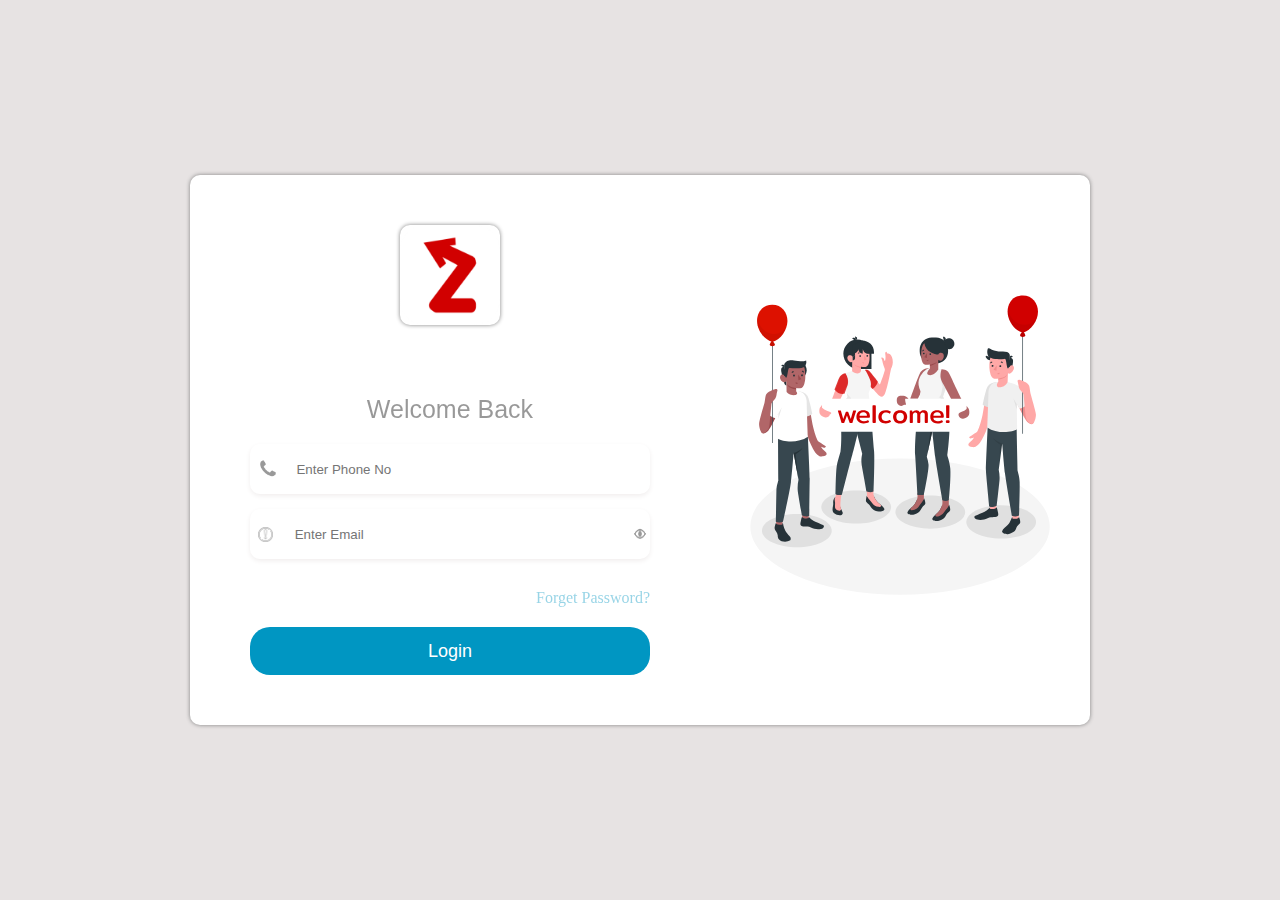
<file: izigo/index.html>
<!DOCTYPE html>
<html lang="en">
<head>
    <meta charset="UTF-8">
    <meta http-equiv="X-UA-Compatible" content="IE=edge">
    <meta name="viewport" content="width=device-width, initial-scale=1.0">
    <link rel="shortcut icon" href="./image/logo.png" type="image/x-icon">
    <title>IZIGO</title>
    <link rel="stylesheet" href="style.css"/>
</head>
<body>
 <div class="container">
    <div class="wrapper">
        <div class="side1">
            <img src="./image/logo.png" class="logo">
            <h4 class="welcome">Welcome Back</h4>
            <form class="form">
                <div class="imageinputwrapper1"> 
                    <img src="./image/phone image.webp" class="phone"/><input type="number" placeholder="Enter Phone No" class="number" required/>
                </div>
                <div class="imageinputwrapper2">
                    <img src="./image/caution.png" class="caution"/>
                    <input type="password" placeholder="Enter Email" required/>
                    <img src="./bettereye.png" class="eye"/>
                </div>
            </form>
            <div class="text"> Forget Password? </div>
            <a href="404 Page">Login</a>
        </div>
        <div class="side2">
            <img src="./image/login-bg.svg"/ class="pics">
        </div>

    </div>













 </div>

    
</body>
</html>
</file>
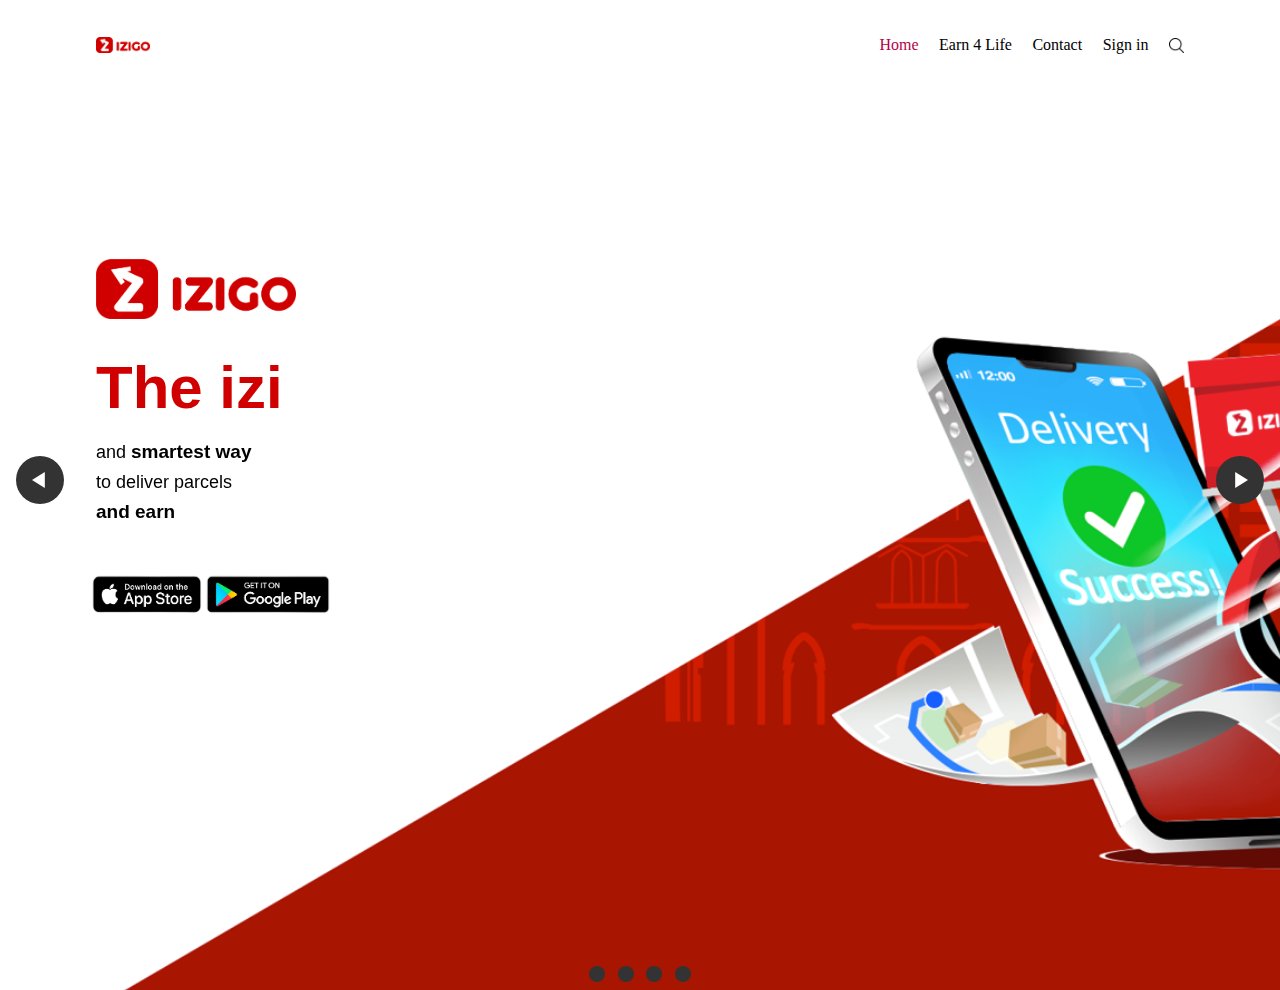
<file: car.html>
<!DOCTYPE html>
<html lang="en">
<head>
    <meta charset="UTF-8">
    <meta http-equiv="X-UA-Compatible" content="IE=edge">
    <meta name="viewport" content="width=device-width, initial-scale=1.0">
    <title>Document</title>
    <link rel="stylesheet" href="car.css">
    <link rel="stylesheet" href="izigoHome.css">
</head>
<body 

     

+

  <!-- Header -->

  <div class="header">
    <div class="head">
        <div class="logo">
            <img src="./images/Izigo RED.png" alt="" class="img">
        </div>
        <div class="navs">
            <div class="nav" style="color: #b80244;">Home</div>
            <div class="nav">Earn 4 Life</div>
            <div class="nav">Contact</div>
            <div class="nav">Sign in</div>
            <img src="./images/search.png" alt="" class="search">
        </div>
    </div>
</div>
        <div class="container" style="width: 100%; height: 110vh;">

            <section class="carousel" aria-label="Gallery">
                <ol class="carousel__viewport">
                  <li id="carousel__slide1"
                      tabindex="0"
                      class="carousel__slide">
                      <div class="car1">
                          <div class="hold">
                              <div class="the">
                                  <img src="./images/Izigo RED.png" alt="" class="icon">
              
                                  <div class="izi">The izi</div>
                                  <div class="words">and <span style="font-weight: bolder; font-size: 19px; font-family:'Segoe UI', Tahoma, Geneva, Verdana, sans-serif">smartest way</span><br/> to deliver parcels<br/> <span style="font-weight: bolder; font-size: 19px; font-family:'Segoe UI', Tahoma, Geneva, Verdana, sans-serif">and earn</span></div>
              
                                  <div class="store">
                                      <img src="./images/appstore.png" alt="" class="google">
                                      <img src="./images/playstore.png" alt="" class="google">
                                  </div>
                              </div>
                          </div>
                      </div>
                    <div class="carousel__snapper">
                      <a href="#carousel__slide4"
                         class="carousel__prev"></a>
                      <a href="#carousel__slide2"
                         class="carousel__next"></a>
                    </div>
                  </li>
                  <li id="carousel__slide2"
                      tabindex="0"
                      class="carousel__slide">
                      <div class="car2">
                          <div class="hold">
                              <div class="the">
                                  <img src="./images/Izigo WHITE.png" alt="" class="icon">
              
                                  <div class="izi" style="color: white; font-size: 50px;">Refer Once<br/> Earn for Life,</div>
              
                                  <div class="words">Join the izigo <span style="font-weight: bolder; font-size: 19px; font-family:'Segoe UI', Tahoma, Geneva, Verdana, sans-serif;">Earn4Life</span> community<br/> and start earning the<span style="font-weight: bolder; font-size: 19px;  font-family:'Segoe UI', Tahoma, Geneva, Verdana, sans-serif"> izi</span> passive<br/> income.</div>
              
                                 <button> <a href="" class="but">Learn More</a> </button>
                              </div>
                          </div>
                      </div>
                    <div class="carousel__snapper"></div>
                    <a href="#carousel__slide1"
                       class="carousel__prev"></a>
                    <a href="#carousel__slide3"
                       class="carousel__next"></a>
                  </li>
                  <li id="carousel__slide3"
                      tabindex="0"
                      class="carousel__slide">
                      <div class="car3 fade">
                          <div class="hold">
                              <div class="the">
                                  <img src="./images/Izigo WHITE.png" alt="" class="icon">
              
                                  <div class="izi" style="color: white; font-size: 25px; line-height: 50px;">Get a delivery Rider<br/><span style="color: white; font-size: 70px;">in minutes,</span></div>
              
                                  <div class="words"><span style="font-weight: bolder; font-size: 19px;">Pick your Distance <br/> Request a Rider, and<br/> Track your Parcel.</span> </div>
              
                                 <button> <a href="" class="but">Learn More</a> </button>
                              </div>
                          </div>
                      </div>
                    <div class="carousel__snapper"></div>
                    <a href="#carousel__slide2"
                       class="carousel__prev"></a>
                    <a href="#carousel__slide4"
                       class="carousel__next">
                    </a>
                  </li>
                  <li id="carousel__slide4"
                      tabindex="0"
                      class="carousel__slide">
                      <div class="car1 fade active">
                          <div class="hold">
                              <div class="the">
                                  <img src="./images/Izigo RED.png" alt="" class="icon">
              
                                  <div class="izi">The izi
                                  <div class="words">and <span style="font-weight: bolder; font-size: 19px; font-family:'Segoe UI', Tahoma, Geneva, Verdana, sans-serif">smartest way</span><br/> to deliver parcels<br/> <span style="font-weight: bolder; font-size: 19px; font-family:'Segoe UI', Tahoma, Geneva, Verdana, sans-serif">and earn</span></div>
              
                                  <div class="store">
                                      <img src="./images/appstore.png" alt="" class="google">
                                      <img src="./images/playstore.png" alt="" class="google">
                                  </div>
                              </div>
                          </div>
                      </div>
                      </div>
                    <div class="carousel__snapper"></div>
                    <a href="#carousel__slide3"
                       class="carousel__prev"></a>
                    <a href="#carousel__slide1"
                       class="carousel__next"></a>
                  </li>
                </ol>
                <aside class="carousel__navigation">
                  <ol class="carousel__navigation-list">
                    <li class="carousel__navigation-item">
                      <a href="#carousel__slide1"
                         class="carousel__navigation-button"></a>
                    </li>
                    <li class="carousel__navigation-item">
                      <a href="#carousel__slide2"
                         class="carousel__navigation-button"></a>
                    </li>
                    <li class="carousel__navigation-item">
                      <a href="#carousel__slide3"
                         class="carousel__navigation-button"></a>
                    </li>
                    <li class="carousel__navigation-item">
                      <a href="#carousel__slide4"
                         class="carousel__navigation-button"></a>
                    </li>
                  </ol>
                </aside>
              </section>

        </div>

    
</body>
</html>
</file>
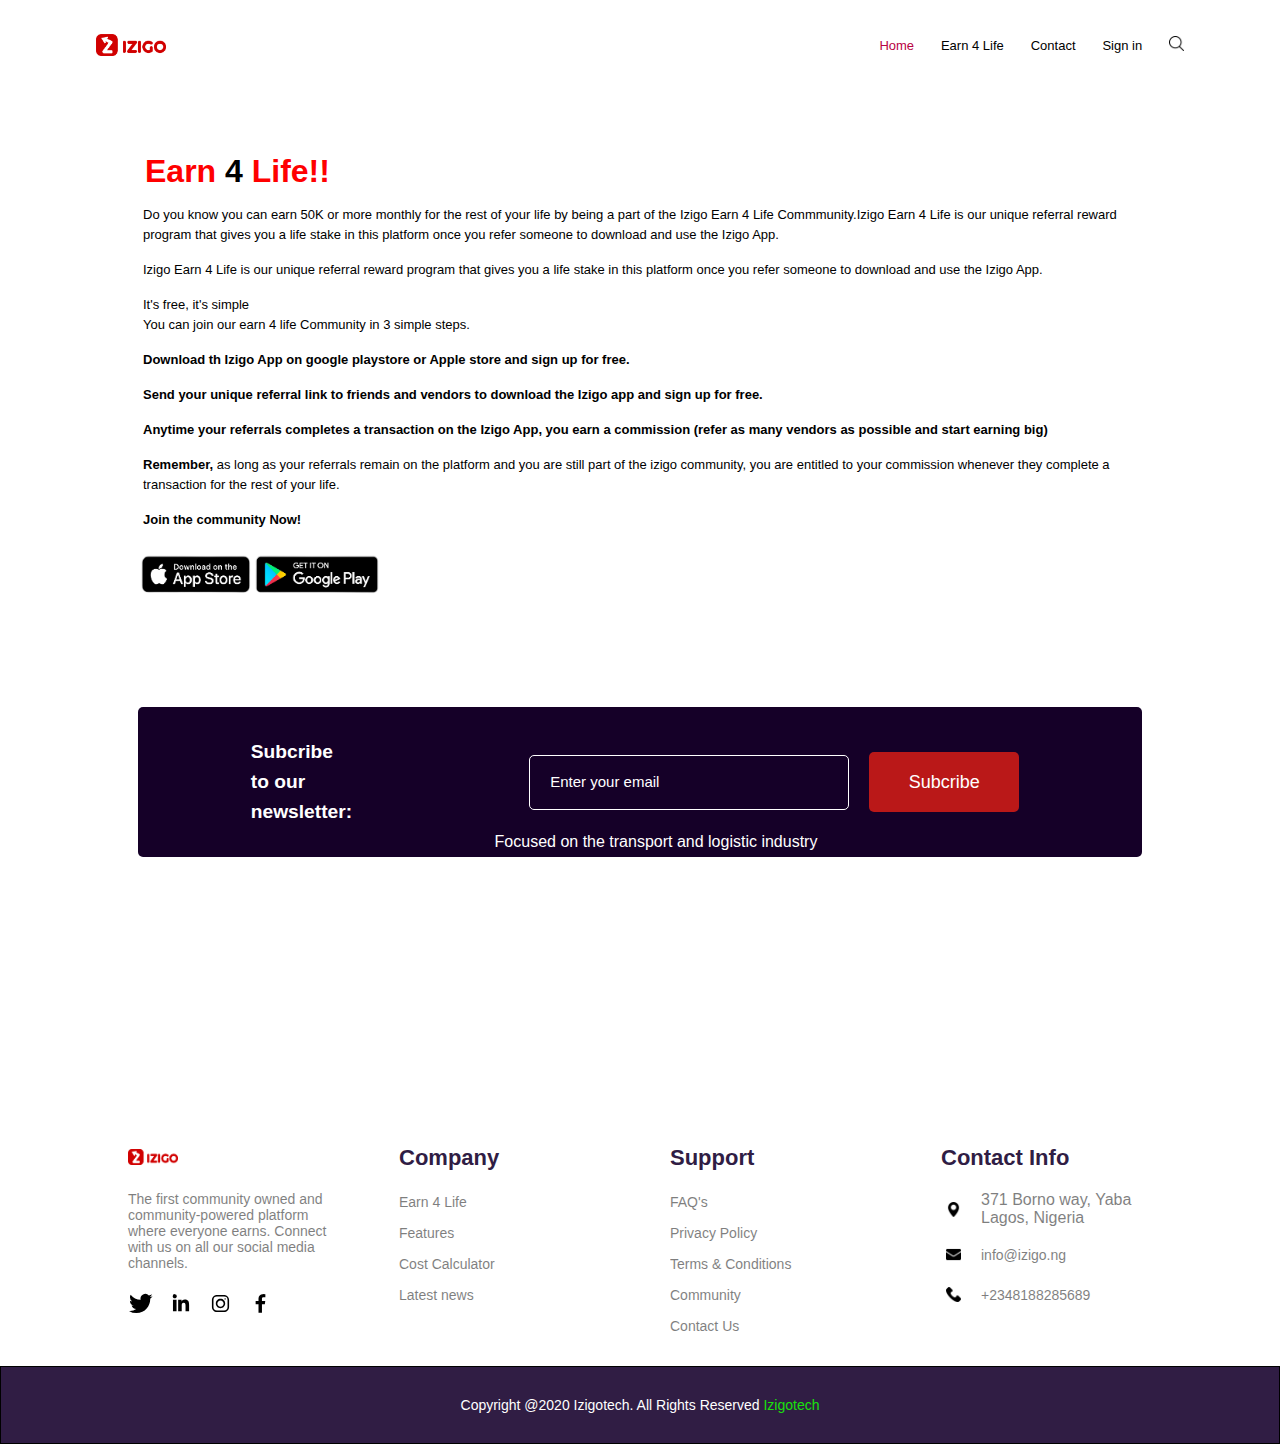
<file: izigo-earn-life.html>
<!DOCTYPE html>
<html lang="en">
<head>
    <meta charset="UTF-8">
    <meta http-equiv="X-UA-Compatible" content="IE=edge">
    <meta name="viewport" content="width=device-width, initial-scale=1.0">
    <title>Izigo Earn for life</title>
    <link rel="stylesheet" href="./izigo-earn-for-life.css">
    <link rel="stylesheet" href="izigoHome.css">
    <link rel="stylesheet" href="./izigo/assets/signup.css">
</head>
<body>

     <!-- Header -->

     <div class="header" style="position: relative;">
        <div class="head">
            <div class="logo">
                <img src="./images/Izigo RED.png" alt="" class="img">
            </div>
            <div class="navs">
                <a href="./izigoHome.html" class="nav1" style="color: #b80244;">Home</a>
                <a href="./izigo-earn-life.html"  class="nav1">Earn 4 Life</a>
                <a href="./izigo/signup.html" class="nav1">Contact</a>
                <a href="./izigo/index.html" class="nav1">Sign in</a>
               <a href="./izigo/search.html"> <img src="./images/search.png" alt="" class="search"> </a>
            </div>
        </div>
    </div>


    <div class="earn-for-life-container">
        <div class="headline"> <p> <span class="headline-earn">Earn</span> <span class="headline-4"> 4 </span> <span class="headline-life">Life!!</span> </p> </div>
        <div class="text-area">
            <p>Do you know you can earn 50K or more monthly for the rest of your life by being a part of the Izigo Earn 4 Life Commmunity.Izigo Earn 4 Life is our unique referral reward program that gives you a life stake in this platform once you refer someone to download and use the Izigo App.</p>

            <p>Izigo Earn 4 Life is our unique referral reward program that gives you a life stake in this platform once you refer someone to download and use the Izigo App.</p>

            <p>It's free, it's simple <br>

                You can join our earn 4 life Community in 3 simple steps.</p>

            <p><b>Download th Izigo App on google playstore or Apple store and sign up for free.</b></p>

            <p><b>Send your unique referral link to friends and vendors to download the Izigo app and sign up for free.</b></p>

            <p><b>Anytime your referrals completes a transaction on the Izigo App, you earn a commission (refer as many vendors as possible and start earning big)</b></p>

            <p><b>Remember,</b> as long as your referrals remain on the platform and you are still part of the izigo community, you are entitled to your commission whenever they complete a transaction for the rest of your life.</p>

            <p><b>Join the community Now!</b></p>
        </div>

        <div class="store" style="margin-left: 17px; margin-top: 15px;">
            <img src="./images/appstore.png" alt="" class="google">
            <img src="./images/playstore.png" alt="" class="google">
        </div>

        <div class="sub-to-news-letter">
           <div class="sub-to-news-letter-container">
                <div class="sub-to-news-letter-text">
                    <div class="text one">Subcribe to our newsletter:</div>
                    <div class="text two">Focused on the transport and logistic industry</div>
                
                </div>
                <div class="sub-to-news-letter input">
                    <input type="email" placeholder="Enter your email" required>
                </div>

                <div class="sub-to-news-letter button">
                    <button>Subcribe</button>
                </div>
                
           </div>
        </div>
        
    </div>

    <!-- footer starts here -->

    <div class="footer">
        <div class="footer1">
            <div class="footer-logo footer-row-header">
                <img src="./izigo/assets/images/Izigo RED.png" width="100px" alt="">
            </div>
            <p style="font-size: 14px;">
                The first community owned and community-powered platform where everyone earns.
                Connect with us on all our social media channels.
            </p>
            <div class="footer-img-row">
                <div class="footer-img-rounded">
                    <img src="./izigo/assets/images/twitter-fill.svg" alt="">
                </div>
                <div class="footer-img-rounded">
                    <img src="./izigo/assets/images/linkedin-in.svg" alt="">
                </div>
                <div class="footer-img-rounded">
                    <img src="./izigo/assets/images/instagram.svg" alt="">
                </div>
                <div class="footer-img-rounded">
                    <img src="./izigo/assets/images/facebook.svg" alt="">
                </div>
            </div>
        </div>
        <div class="footer2">
            <div class="footer-row-header">Company</div>
            <ul>
                <li><a href="" style="font-size: 14px;">Earn 4 Life</a></li>
                <li><a href="" style="font-size: 14px;">Features</a></li>
                <li><a href="" style="font-size: 14px;">Cost Calculator</a></li>
                <li><a href="" style="font-size: 14px;">Latest news</a></li>
            </ul>
        </div>
        <div class="footer3">
            <div class="footer-row-header">Support</div>
            <ul>
                <li><a href="" style="font-size: 14px;">FAQ's</a></li>
                <li><a href="" style="font-size: 14px;">Privacy Policy</a></li>
                <li><a href="" style="font-size: 14px;">Terms & Conditions</a></li>
                <li><a href="" style="font-size: 14px;">Community</a></li>
                <li><a href="" style="font-size: 14px;">Contact Us</a></li>
            </ul>
        </div>
        <div class="footer4">
            <div class="footer-row-header">Contact Info</div>
            <div class="contact-row1 contact-row">
                <div class="footer-img-rounded ">
                    <img src="./izigo/assets/images/placeholder.png" alt="">
                </div>
                <p>
                    371 Borno way, Yaba<br>
                    Lagos, Nigeria
                </p>
            </div>
            <div class="contact-row2 contact-row">
                <div class="footer-img-rounded ">
                    <img src="./izigo/assets/images/email (1).png" alt="">
                </div>
                <p style="font-size: 14px;">
                    info@izigo.ng
                </p>
            </div>
            <div class="contact-row3 contact-row">
                <div class="footer-img-rounded  ">
                    <img src="./izigo/assets/images/phone-call.png" alt="">
                </div>
                <p style="font-size: 14px;">+2348188285689</p>
            </div>
        </div>
    </div>
    <div class="footer-end">
        <p style="font-size: 14px;font-family: 'Segoe UI', Tahoma, Geneva, Verdana, sans-serif;">Copyright @2020 Izigotech. All Rights Reserved <span style="color: rgb(26, 224, 12);">Izigotech</span></p>
    </div>

</body>
</html>
</file>
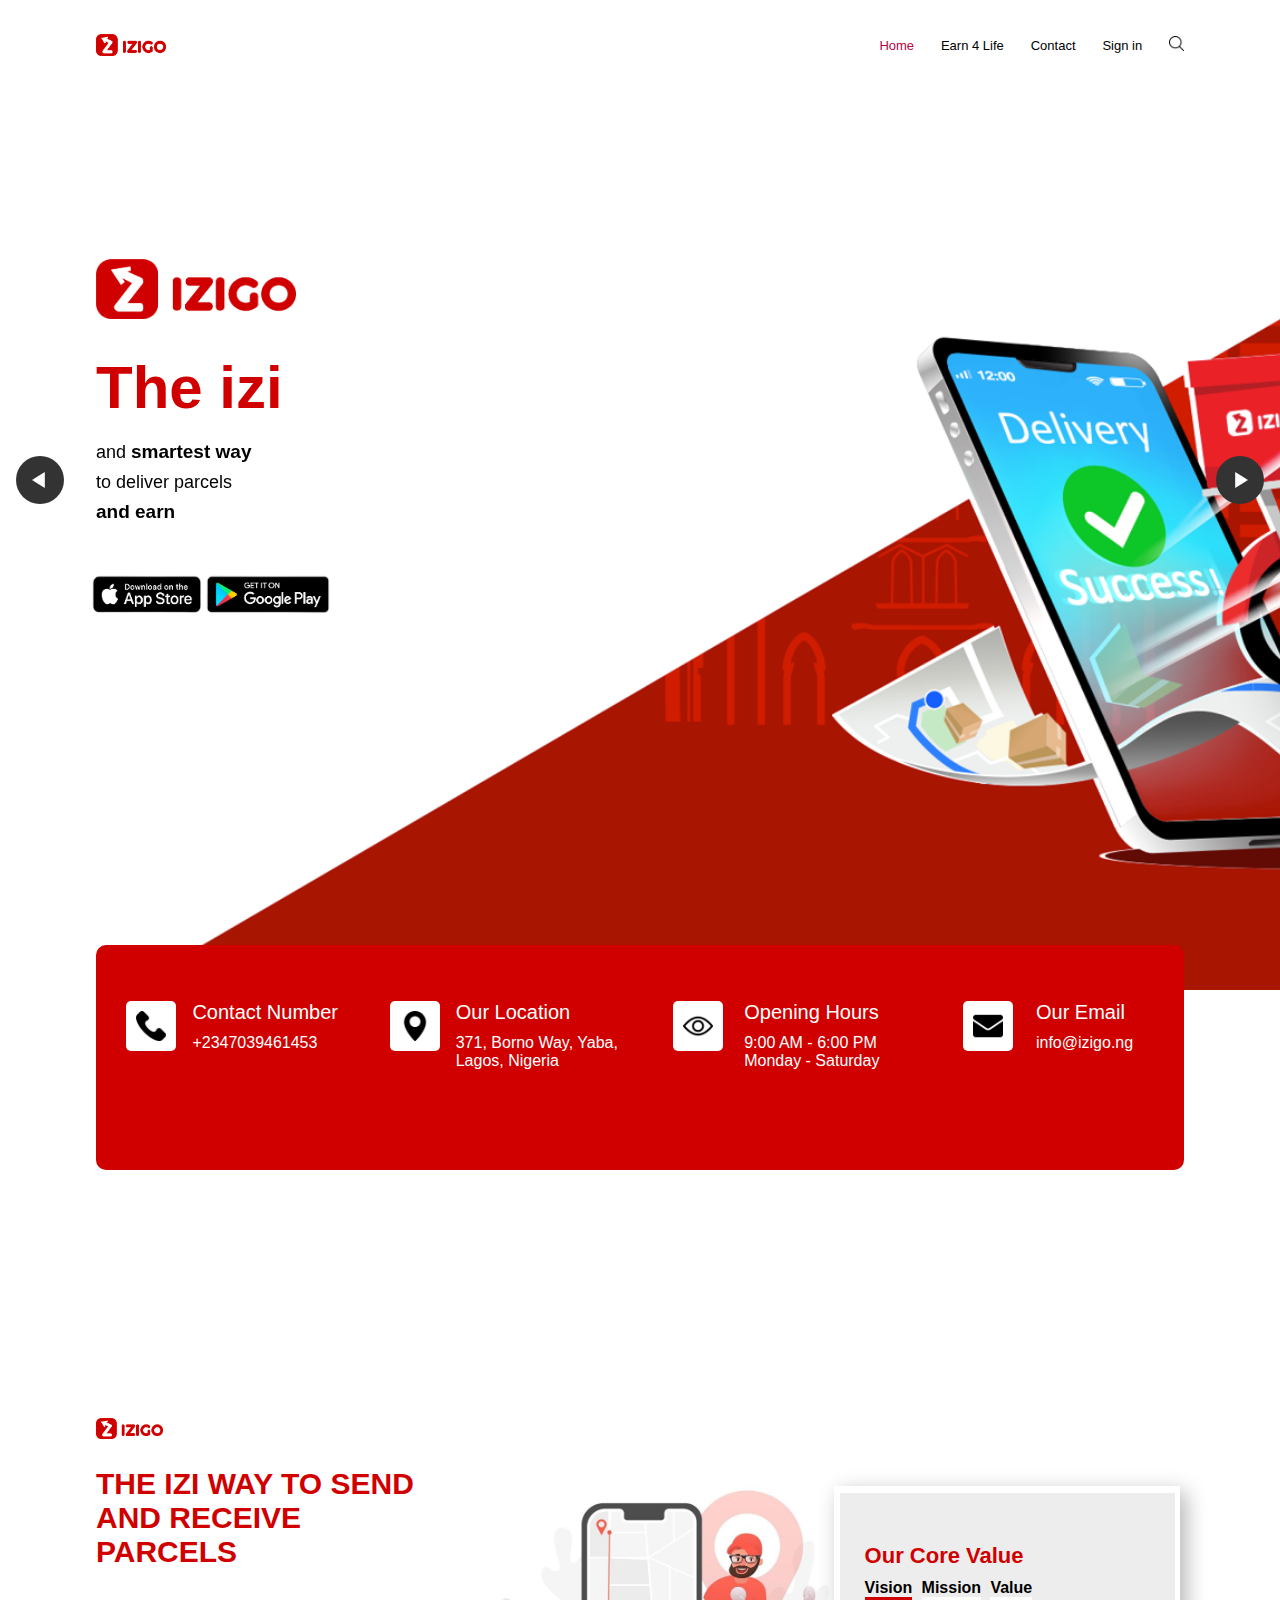
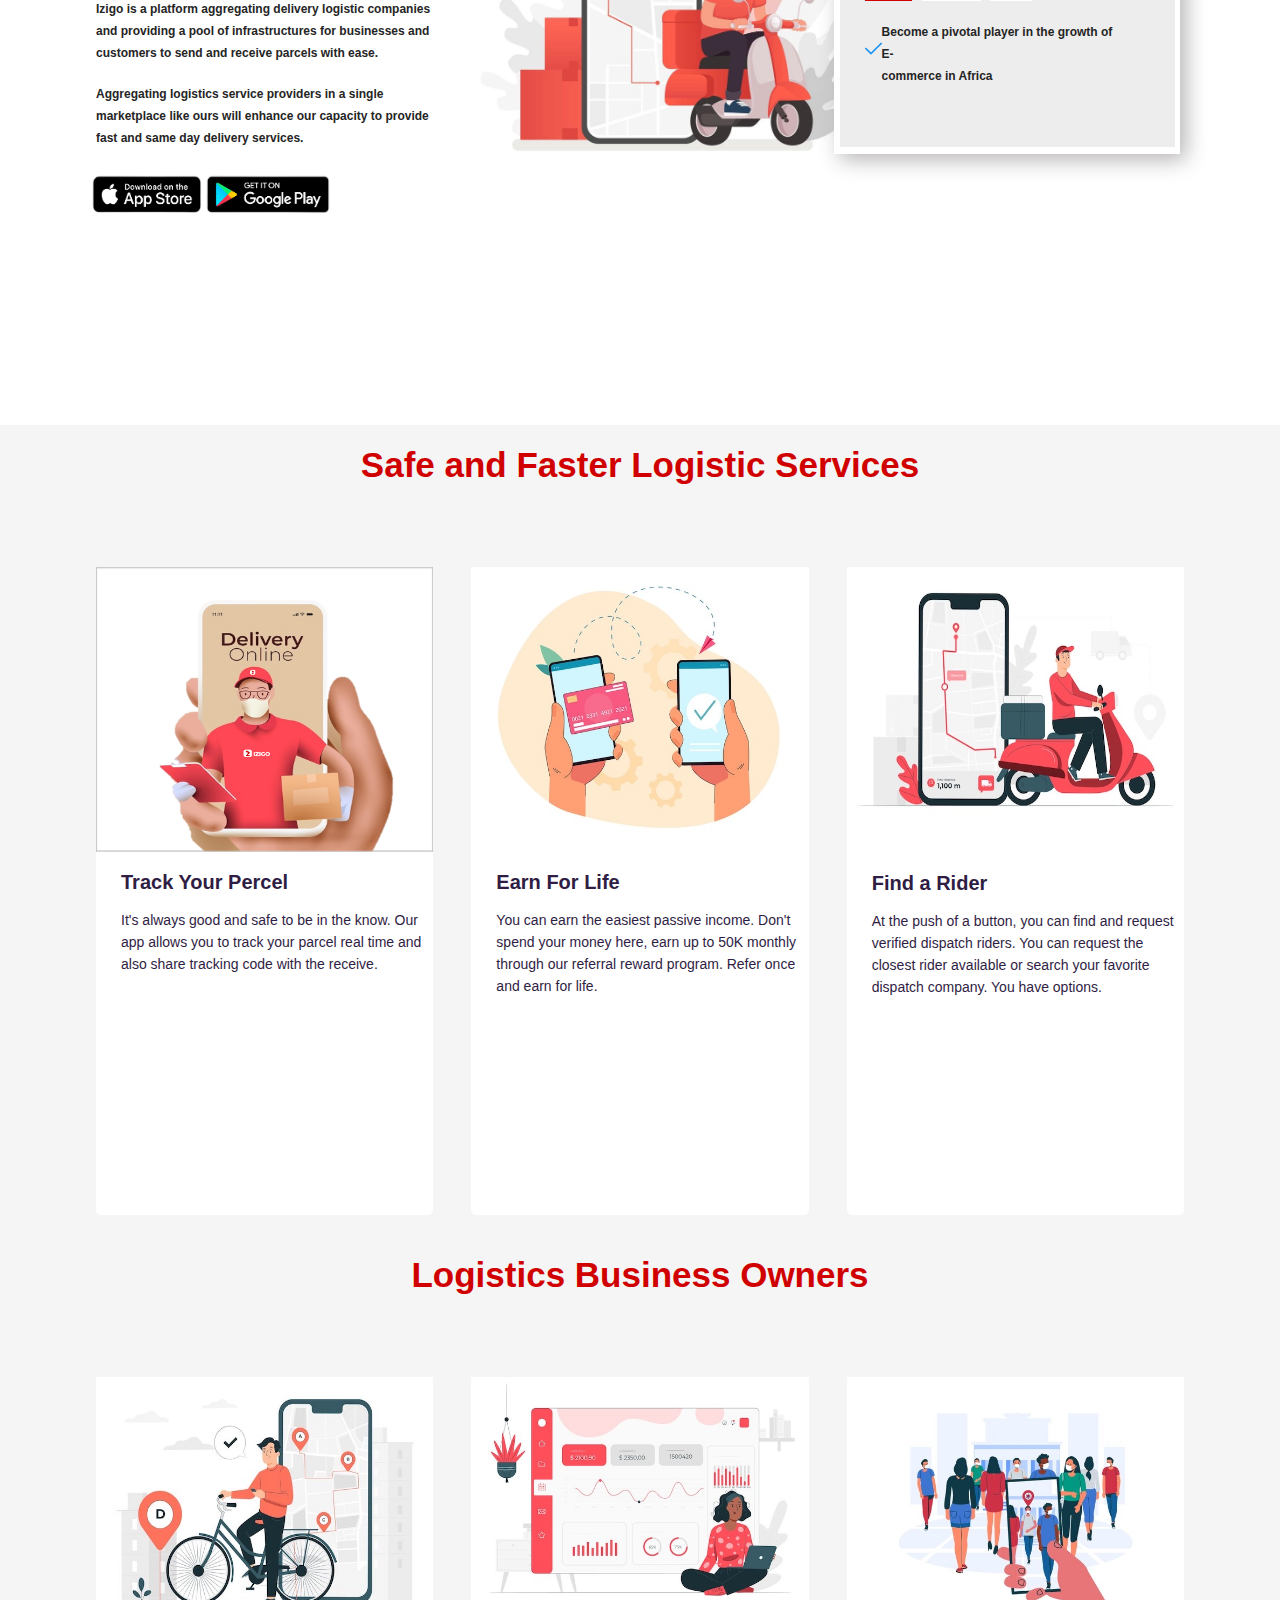
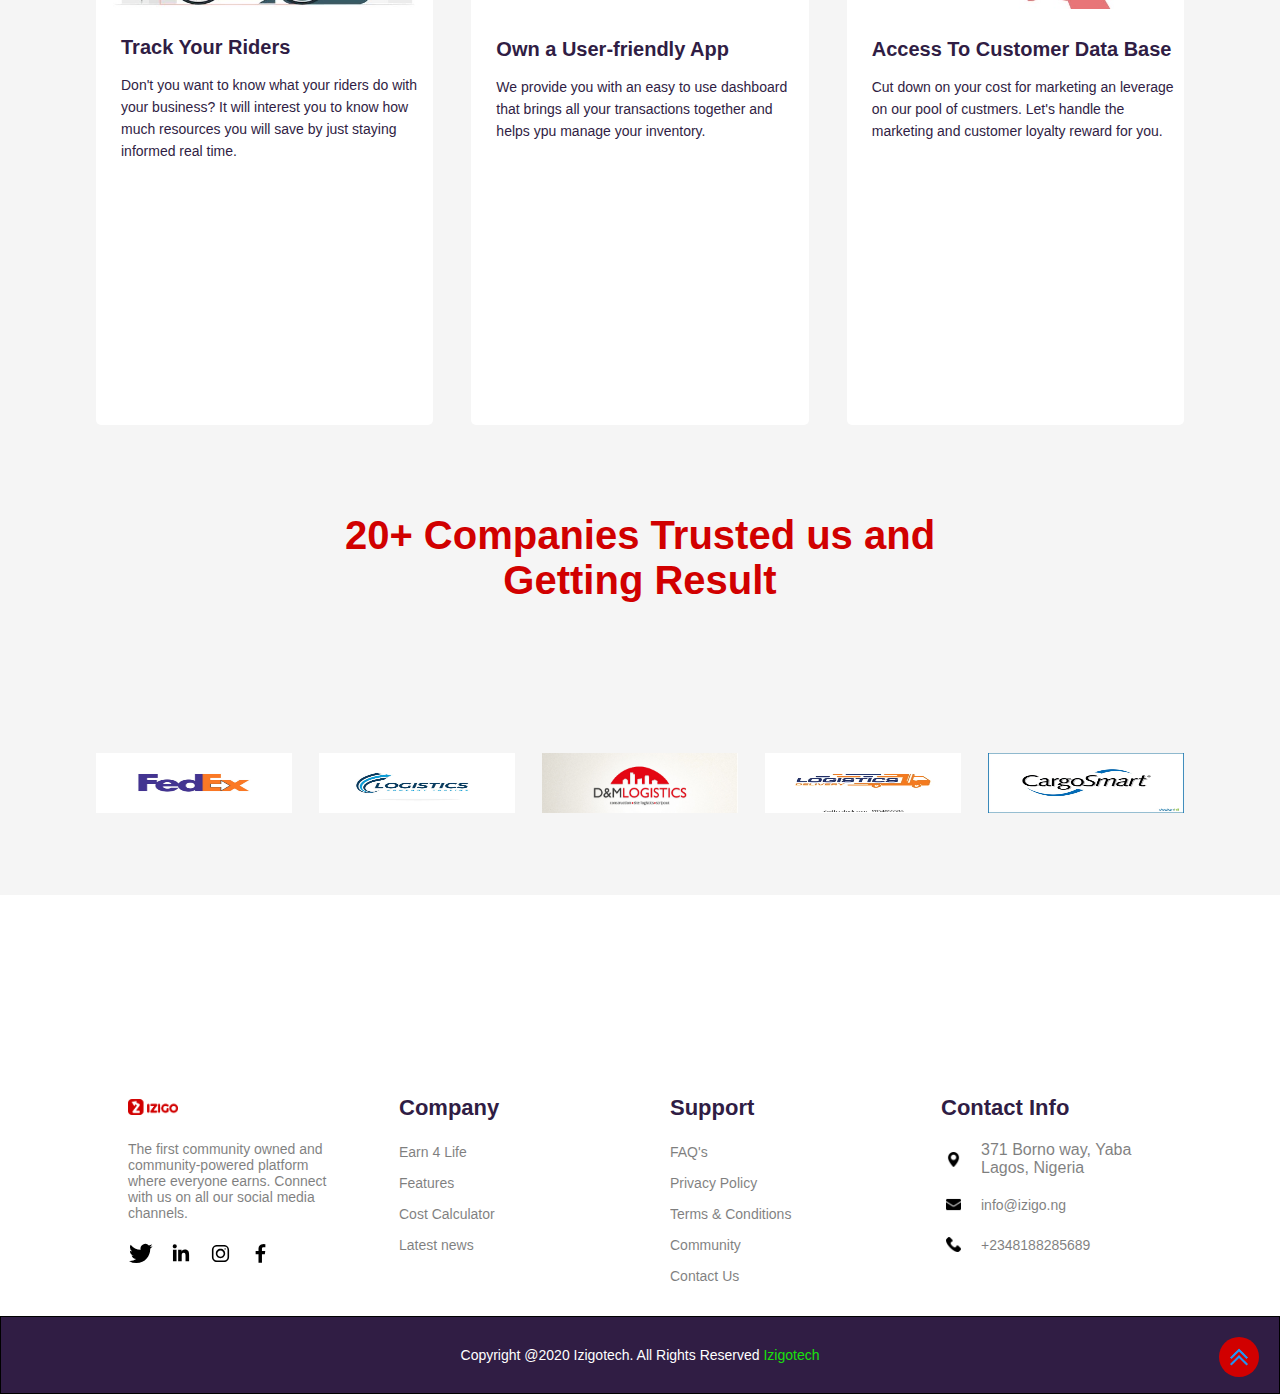
<file: izigoHome.html>
<!DOCTYPE html>
<html lang="en">
<head>
    <meta charset="UTF-8">
    <meta http-equiv="X-UA-Compatible" content="IE=edge">
    <meta name="viewport" content="width=device-width, initial-scale=1.0">
    <title>izigo.ng</title>
    <link rel="stylesheet" href="izigoHome.css">
    <link rel="stylesheet" href="car.css">
    <link rel="stylesheet" href="./izigo/assets/signup.css">
</head>
<body>

    <div class="home">

        <!-- Header -->

        <div class="header">
            <div class="head">
                <div class="logo">
                    <img src="./images/Izigo RED.png" alt="" class="img">
                </div>
                <div class="navs">
                    <a class="nav1" style="color: #b80244;">Home</a>
                    <a href="./izigo-earn-life.html"  class="nav1">Earn 4 Life</a>
                    <a href="./izigo/signup.html" class="nav1">Contact</a>
                    <a href="./izigo/index.html" class="nav1">Sign in</a>
                    <a href="./izigo/search.html"><img src="./images/search.png" alt="" class="search"></a>
                </div>
            </div>
        </div>

        <!-- carousel/Hero -->

        <div class="carousell">

            <section class="carousel" aria-label="Gallery">
                <ol class="carousel__viewport">
                  <div id="carousel__slide1"
                      tabindex="0"
                      class="carousel__slide">
                      <div class="car1">
                          <div class="hold">
                              <div class="the">
                                  <img src="./images/Izigo RED.png" alt="" class="icon">
              
                                  <div class="izi">The izi</div>
                                  <div class="words">and <span style="font-weight: bolder; font-size: 19px; font-family:'Segoe UI', Tahoma, Geneva, Verdana, sans-serif">smartest way</span><br/> to deliver parcels<br/> <span style="font-weight: bolder; font-size: 19px; font-family:'Segoe UI', Tahoma, Geneva, Verdana, sans-serif">and earn</span></div>
              
                                  <div class="store">
                                      <img src="./images/appstore.png" alt="" class="google">
                                      <img src="./images/playstore.png" alt="" class="google">
                                  </div>
                              </div>
                          </div>
                      </div>
                    <div class="carousel__snapper">
                      <a href="#carousel__slide4"
                         class="carousel__prev"></a>
                      <a href="#carousel__slide2"
                         class="carousel__next"></a>
                    </div>
                </div>

                  <li id="carousel__slide2"
                      tabindex="0"
                      class="carousel__slide">
                      <div class="car2">
                          <div class="hold">
                              <div class="the">
                                  <img src="./images/Izigo WHITE.png" alt="" class="icon">
              
                                  <div class="izi" style="color: white; font-size: 50px;">Refer Once<br/> Earn for Life,</div>
              
                                  <div class="words">Join the izigo <span style="font-weight: bolder; font-size: 19px; font-family:'Segoe UI', Tahoma, Geneva, Verdana, sans-serif;">Earn4Life</span> community<br/> and start earning the<span style="font-weight: bolder; font-size: 19px;  font-family:'Segoe UI', Tahoma, Geneva, Verdana, sans-serif"> izi</span> passive<br/> income.</div>
              
                                 <button> <a href="./izigo/signup.html" class="but">Learn More</a> </button>
                              </div>
                          </div>
                      </div>
                    <div class="carousel__snapper"></div>
                    <a href="#carousel__slide1"
                       class="carousel__prev"></a>
                    <a href="#carousel__slide3"
                       class="carousel__next"></a>
                  </li>
                  <li id="carousel__slide3"
                      tabindex="0"
                      class="carousel__slide">
                      <div class="car3 fade">
                          <div class="hold">
                              <div class="the">
                                  <img src="./images/Izigo WHITE.png" alt="" class="icon">
              
                                  <div class="izi" style="color: white; font-size: 25px; line-height: 50px;">Get a delivery Rider<br/><span style="color: white; font-size: 70px;">in minutes,</span></div>
              
                                  <div class="words"><span style="font-weight: bolder; font-size: 19px;">Pick your Distance <br/> Request a Rider, and<br/> Track your Parcel.</span> </div>
              
                                 <button> <a href="./izigo/signup.html" class="but">Learn More</a> </button>
                              </div>
                          </div>
                      </div>
                    <div class="carousel__snapper"></div>
                    <a href="#carousel__slide2"
                       class="carousel__prev"></a>
                    <a href="#carousel__slide4"
                       class="carousel__next">
                    </a>
                  </li>

                  <li id="carousel__slide4"
                      tabindex="0"
                      class="carousel__slide">
                      <div class="car1 fade active">
                          <div class="hold">
                              <div class="the">
                                  <img src="./images/Izigo RED.png" alt="" class="icon">
              
                                  <div class="izi">The izi
                                  <div class="words">and <span style="font-weight: bolder; font-size: 19px; font-family:'Segoe UI', Tahoma, Geneva, Verdana, sans-serif">smartest way</span><br/> to deliver parcels<br/> <span style="font-weight: bolder; font-size: 19px; font-family:'Segoe UI', Tahoma, Geneva, Verdana, sans-serif">and earn</span></div>
              
                                  <div class="store">
                                      <img src="./images/appstore.png" alt="" class="google">
                                      <img src="./images/playstore.png" alt="" class="google">
                                  </div>
                              </div>
                          </div>
                      </div>
                      </div>
                    <div class="carousel__snapper"></div>
                    <a href="#carousel__slide3"
                       class="carousel__prev"></a>
                    <a href="#carousel__slide1"
                       class="carousel__next"></a>
                  </li>
                </ol>
                <aside class="carousel__navigation">
                  <ol class="carousel__navigation-list">
                    <li class="carousel__navigation-item">
                      <a href="#carousel__slide1"
                         class="carousel__navigation-button"></a>
                    </li>
                    <li class="carousel__navigation-item">
                      <a href="#carousel__slide2"
                         class="carousel__navigation-button"></a>
                    </li>
                    <li class="carousel__navigation-item">
                      <a href="#carousel__slide3"
                         class="carousel__navigation-button"></a>
                    </li>
                    <li class="carousel__navigation-item">
                      <a href="#carousel__slide4"
                         class="carousel__navigation-button"></a>
                    </li>
                  </ol>
                </aside>
              </section>

            <!-- <div class="car1">
                <div class="hold">
                    <div class="the">
                        <img src="./images/Izigo RED.png" alt="" class="icon">

                        <div class="izi">The izi</div>
                        <div class="words">and <span style="font-weight: bolder; font-size: 19px; font-family:'Segoe UI', Tahoma, Geneva, Verdana, sans-serif">smartest way</span><br/> to deliver parcels<br/> <span style="font-weight: bolder; font-size: 19px; font-family:'Segoe UI', Tahoma, Geneva, Verdana, sans-serif">and earn</span></div>

                        <div class="store">
                            <img src="./images/appstore.png" alt="" class="google">
                            <img src="./images/playstore.png" alt="" class="google">
                        </div>
                    </div>
                </div>
            </div>

            <div class="car2">
                <div class="hold">
                    <div class="the">
                        <img src="./images/Izigo WHITE.png" alt="" class="icon">

                        <div class="izi" style="color: white; font-size: 50px;">Refer Once<br/> Earn for Life,</div>

                        <div class="words">Join the izigo <span style="font-weight: bolder; font-size: 19px; font-family:'Segoe UI', Tahoma, Geneva, Verdana, sans-serif;">Earn4Life</span> community<br/> and start earning the<span style="font-weight: bolder; font-size: 19px;  font-family:'Segoe UI', Tahoma, Geneva, Verdana, sans-serif"> izi</span> passive<br/> income.</div>

                       <button> <a href="" class="but">Learn More</a> </button>
                    </div>
                </div>
            </div>

            <div class="car3">
                <div class="hold">
                    <div class="the">
                        <img src="./images/Izigo WHITE.png" alt="" class="icon">

                        <div class="izi" style="color: white; font-size: 25px; line-height: 50px;">Get a delivery Rider<br/><span style="color: white; font-size: 70px;">in minutes,</span></div>

                        <div class="words"><span style="font-weight: bolder; font-size: 19px;">Pick your Distance <br/> Request a Rider, and<br/> Track your Parcel.</span> </div>

                       <button> <a href="" class="but">Learn More</a> </button>
                    </div>
                </div>
            </div> -->

        </div>

        <!-- float/position -->

        <div class="float">
            <div class="floatHold">

                <div class="hold2">
                    <div class="imageH">
                        <img src="./images/phone-call.png" alt="" class="plus">
                    </div>
                    <div class="our">
                        <div class="borno">Contact Number</div>
                        <div class="yaba">+2347039461453</div>
                    </div>
                </div>

                <div class="hold2">
                    <div class="imageH" style="margin-right: 15px;">
                        <img src="./images/placeholder.png" alt="" class="plus">
                    </div>
                    <div class="our">
                        <div class="borno">Our Location</div>
                        <div class="yaba">371, Borno Way, Yaba, <br/>Lagos, Nigeria</div>
                    </div>
                </div>

                <div class="hold2">
                    <div class="imageH">
                        <img src="./images/view.png" alt="" class="plus">
                    </div>
                    <div class="our">
                        <div class="borno">Opening Hours</div>
                        <div class="yaba">9:00 AM - 6:00 PM <br/>Monday - Saturday</div>
                    </div>
                </div>

                <div class="hold2">
                    <div class="imageH">
                        <img src="./images/email (1).png" alt="" class="plus">
                    </div>
                    <div class="our" style="margin-left: -35px;">
                        <div class="borno">Our Email</div>
                        <div class="yaba" style="margin-top: 10px;">info@izigo.ng</div>
                    </div>
                </div>

            </div>
        </div>

        <div class="send">
            <div class="sendHold">

            <div class="one">
                <img src="./images/Izigo RED.png" alt="" class="izigo">

                <div class="receive">THE IZI WAY TO SEND<br/> AND RECEIVE PARCELS</div>

                <p class="plat">Izigo is a platform aggregating delivery logistic companies<br/> and providing a pool of infrastructures for businesses and customers to send and receive parcels with ease.</p>
                
                <p class="plat" style="margin-bottom: 10px;">Aggregating logistics service providers in a single<br/> marketplace like ours will enhance our capacity to provide<br/> fast and same day delivery services.</p>

                <div class="store">
                    <img src="./images/appstore.png" alt="" class="google">
                    <img src="./images/playstore.png" alt="" class="google">
                </div>
            </div>

            <div class="two">
                <img src="./images/delivery man.jpeg" alt="" class="rider">
            </div>

            <div class="three">
                <div class="box">
                    <div class="box2">
                        <div class="core">Our Core Value</div>
                        <div class="vision">
                            <div class="mission" style="border-bottom: 4px solid #d10000;">Vision</div>
                            <div class="mission" style="border-bottom: 4px solid #ffffff";>Mission</div>
                            <div class="mission" style="border-bottom: 4px solid #ffffff;">Value</div>
                        </div>
                        <div class="africa">
                            <img src="./images/check.png" alt="" class="mark">
                            <div class="plat" style="margin-right: 25px;">Become a pivotal player in the growth of E-<br/>commerce in Africa</div>
                        </div>
                    </div>
                </div>
            </div>
        </div>

        </div>

        <div class="safe">
            <div class="safeHold">
                <div class="fast">Safe and Faster Logistic Services</div>

            <div class="parcel">

                <div class="parcel1">
                    <div class="track">
                        <img src="./images/num 9.png" alt="" class="online">
                        <div class="life">Track Your Percel</div>
                        <div class="push">It's always good and safe to be in the know. Our app allows you to track your parcel real time and also share tracking code with the receive.</div>
                    </div>
                </div>

                <div class="parcel1">
                    <div class="track">
                        <img src="./images/Earn for life.JPG" alt="" class="online">
                        <div class="life" style="margin-top: 25px;">Earn For Life</div>
                        <div class="push">You can earn the easiest passive income. Don't spend your money here, earn up to 50K monthly through our referral reward program. Refer once and earn for life.</div>
                    </div>
                </div>

                <div class="parcel1">
                    <div class="track">
                        <img src="./images/find a rider.JPG" alt="" class="online">
                        <div class="life"  style="margin-top: 43px;">Find a Rider
                        </div>
                        <div class="push">At the push of a button, you can find and request verified dispatch riders. You can request the closest rider available or search your favorite dispatch company. You have options.
                        </div>
                    </div>
                </div>
                </div>

            </div>
        </div>

        <div class="safe">
            <div class="safeHold">
                <div class="fast">Logistics Business Owners</div>

            <div class="parcel">

                <div class="parcel1">
                    <div class="track">
                        <img src="./images/track your riders.jpg" alt="" class="online">
                        <div class="life">Track Your Riders</div>
                        <div class="push">Don't you want to know what your riders do with your business? It will interest you to know how much resources you will save by just staying informed real time.</div>
                    </div>
                </div>

                <div class="parcel1">
                    <div class="track">
                        <img src="./images/get custum dashboard.JPG" alt="" class="online">
                        <div class="life" style="margin-top: 25px;">Own a User-friendly App</div>
                        <div class="push">We provide you with an easy to use dashboard that brings all your transactions together and helps ypu manage your inventory.</div>
                    </div>
                </div>

                <div class="parcel1">
                    <div class="track">
                        <img src="./images/customer data base.JPG" alt="" class="online">
                        <div class="life"  style="margin-top: 25px;">Access To Customer Data Base
                        </div>
                        <div class="push">Cut down on your cost for marketing an leverage on our pool of custmers. Let's handle the marketing and customer loyalty reward for you.
                        </div>
                    </div>
                </div>
                </div>

            </div>
        </div>

        <div class="twenty">
            <div class="twentyHold">
                <div class="getting">20+ Companies Trusted us and<br/> Getting Result</div>
                <div class="power">
                    <img src="./images/fedex.webp" alt="" class="powered">
                    <img src="./images/logis.jpg" alt="" class="powered">
                    <img src="./images/DM.jpg" alt="" class="powered">
                    <img src="./images/logistic-delivery-express-fast-shipping-260nw-2054055506.webp" alt="" class="powered">
                    <img src="./images/cargo.jpg" alt="" class="powered">
                </div>
            </div>
        </div>

        <!-- footer starts here -->

        <div class="footer">
            <div class="footer1">
                <div class="footer-logo footer-row-header">
                    <img src="./images/Izigo RED.png" width="100px" alt="">
                </div>
                <p style="font-size: 14px;">
                    The first community owned and community-powered platform where everyone earns.
                    Connect with us on all our social media channels.
                </p>
                <div class="footer-img-row">
                    <div class="footer-img-rounded">
                        <img src="./izigo/assets/images/twitter-fill.svg" alt="">
                    </div>
                    <div class="footer-img-rounded">
                        <img src="./izigo/assets/images/linkedin-in.svg" alt="">
                    </div>
                    <div class="footer-img-rounded">
                        <img src="./izigo/assets/images/instagram.svg" alt="">
                    </div>
                    <div class="footer-img-rounded">
                        <img src="./izigo/assets/images/facebook.svg" alt="">
                    </div>
                </div>
            </div>
            <div class="footer2">
                <div class="footer-row-header">Company</div>
                <ul>
                    <li><a href="" style="font-size: 14px;">Earn 4 Life</a></li>
                    <li><a href="" style="font-size: 14px;">Features</a></li>
                    <li><a href="" style="font-size: 14px;">Cost Calculator</a></li>
                    <li><a href="" style="font-size: 14px;">Latest news</a></li>
                </ul>
            </div>
            <div class="footer3">
                <div class="footer-row-header">Support</div>
                <ul>
                    <li><a href="" style="font-size: 14px;">FAQ's</a></li>
                    <li><a href="" style="font-size: 14px;">Privacy Policy</a></li>
                    <li><a href="" style="font-size: 14px;">Terms & Conditions</a></li>
                    <li><a href="" style="font-size: 14px;">Community</a></li>
                    <li><a href="" style="font-size: 14px;">Contact Us</a></li>
                </ul>
            </div>
            <div class="footer4">
                <div class="footer-row-header">Contact Info</div>
                <div class="contact-row1 contact-row">
                    <div class="footer-img-rounded ">
                        <img src="./izigo/assets/images/placeholder.png" alt="">
                    </div>
                    <p>
                        371 Borno way, Yaba<br>
                        Lagos, Nigeria
                    </p>
                </div>
                <div class="contact-row2 contact-row">
                    <div class="footer-img-rounded ">
                        <img src="./izigo/assets/images/email (1).png" alt="">
                    </div>
                    <p style="font-size: 14px;">
                        info@izigo.ng
                    </p>
                </div>
                <div class="contact-row3 contact-row">
                    <div class="footer-img-rounded  ">
                        <img src="./izigo/assets/images/phone-call.png" alt="">
                    </div>
                    <p style="font-size: 14px;">+2348188285689</p>
                </div>
            </div>
        </div>
        <div class="footer-end" style="position: relative;">
            <p style="font-size: 14px;font-family: 'Segoe UI', Tahoma, Geneva, Verdana, sans-serif;">Copyright @2020 Izigotech. All Rights Reserved <span style="color: rgb(26, 224, 12);">Izigotech</span></p>

            <div class="uplook" style="width: 40px; height: 40px; background-color: #d10000; border-radius: 50%; position: absolute; top: 20px; right: 20px; display: flex; justify-content: center;align-items: center;">
                <img src="./images/upward.png" alt="" style="width: 60%;">
            </div>
        </div>



    </div>
    
</body>
</html>
</file>
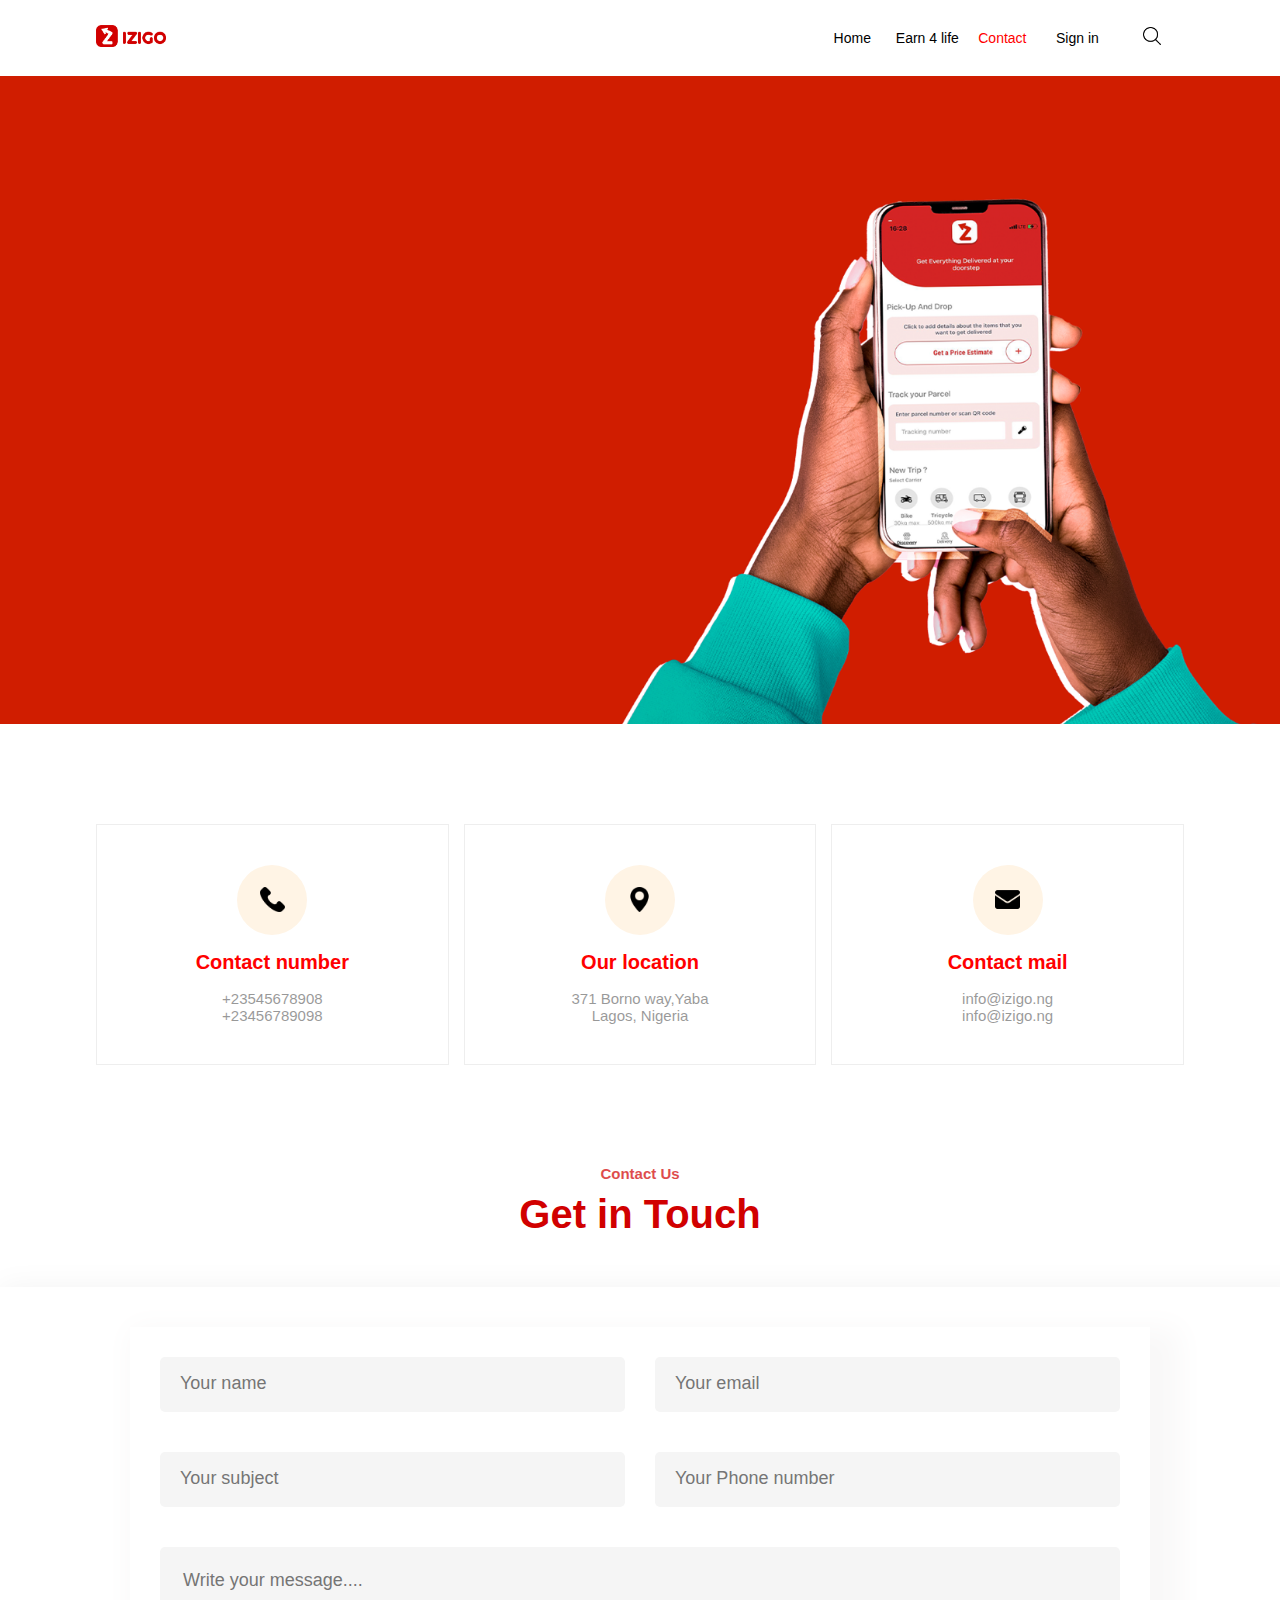
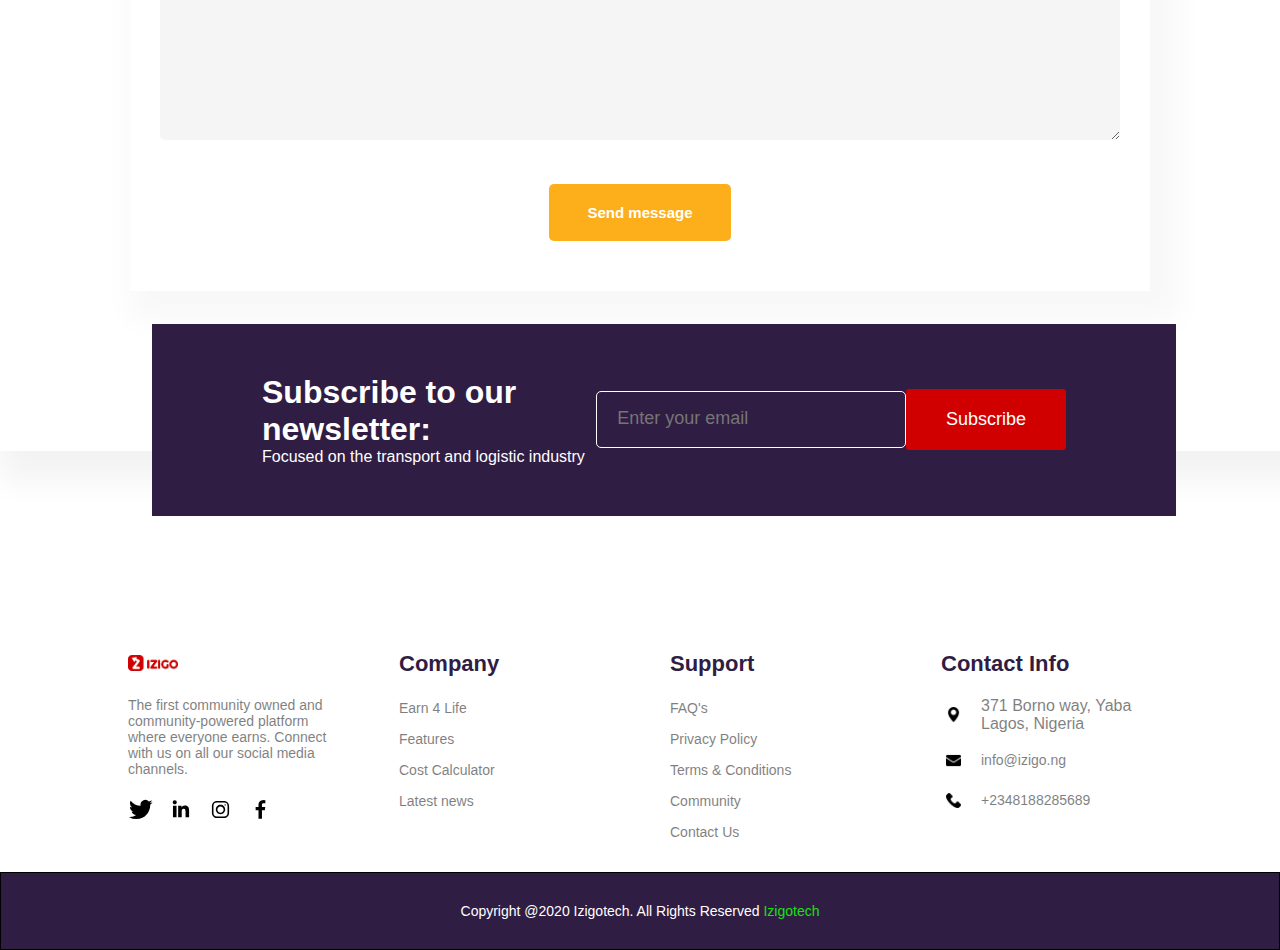
<file: izigo/signup.html>
<!DOCTYPE html>
<html lang="en">
<head>
    <meta charset="UTF-8">
    <meta http-equiv="X-UA-Compatible" content="IE=edge">
    <meta name="viewport" content="width=device-width, initial-scale=1.0">
    <title>Document</title>
    <link rel="stylesheet" href="./assets/./signup.css">
</head>
<body>
    <!--  -->
    <div class="container">

        <!-- header -->
        <div class="header1">
            <div class="header-wrapper">
                <div class="logo">
                    <img src="./assets/images/Izigo RED.png" alt="">
                </div>
                <div class="nav">
                    <a href="../izigoHome.html" class="navigation">Home</a>
                    <a href="../izigo-earn-life.html" class="navigation">Earn 4 life</a>
                    <a href="./signup.html" class="navigation active">Contact</a>
                    <a href="./index.html" class="navigation">Sign in</a>
                    <div class="navigation">
                       <a href="../izigo/search.html"> <img src="../images/search.png" alt=""> </a>
                    </div>
                </div>
            </div>
        </div>
        <!-- header ends here!!!! -->

        <div class="images">
            <img src="./assets/images/izi banner 1.png" alt="">
        </div>
        <!-- image ends here -->
        <div class="contacts">
            <div class="contact-nav">
               <div ><img src="./assets/images/phone-call.png" alt=""></div>
                <h3>Contact number</h3>
                <p>+23545678908 </p>
                <p>+23456789098</p>
            </div>
            <div class="contact-nav">
                <div><img src="./assets/images/placeholder.png" alt=""></div>
                <h3>Our location</h3>
                <p>371 Borno way,Yaba</p>
                <p>Lagos, Nigeria</p>
            </div>
            <div class="contact-nav">
                <div><img src="./assets/images/email (1).png" alt=""></div>
                <h3>Contact mail</h3>
                <p>info@izigo.ng</p>
                <p>info@izigo.ng</p>
            </div>
        </div>
        <!-- contact ends here!! -->
        <div class="contact-us">
            <p>Contact Us</p>
            <h1>Get in Touch</h1>
        </div>
        <!-- sign up starts here -->
        <div class="register">
            <div class="register-wrapper">
                <div class="signup row1">
                    <input type="text" placeholder="Your name">
                    <input type="text" placeholder="Your email">
                </div>
                <div class="signup row2">
                    <input type="text" placeholder="Your subject">
                    <input type="text" placeholder="Your Phone number">
                </div>
                <div class="signup row3">
                    <textarea name="" id="" cols="30" rows="7" placeholder="Write your message...."></textarea>
                </div>
                <div class="btn"><button>Send message</button></div>
    
            </div>
            <div class="subscribe">
                <div class="item child1">
                    <h1>Subscribe to our newsletter:</h1>
                    <p>Focused on the transport and logistic industry</p>
                </div>
                <div class="item child2">
                    <input type="text" placeholder="Enter your email">
                </div>
                <div class="item child3"><button>Subscribe</button></div>
            </div>
        </div>
        <!-- footer starts here -->

        <div class="footer">
            <div class="footer1">
                <div class="footer-logo footer-row-header">
                    <img src="./assets/images/Izigo RED.png" width="100px" alt="">
                </div>
                <p style="font-size: 14px;">
                    The first community owned and community-powered platform where everyone earns.
                    Connect with us on all our social media channels.
                </p>
                <div class="footer-img-row">
                    <div class="footer-img-rounded">
                        <img src="./assets/images/twitter-fill.svg" alt="">
                    </div>
                    <div class="footer-img-rounded">
                        <img src="./assets/images/linkedin-in.svg" alt="">
                    </div>
                    <div class="footer-img-rounded">
                        <img src="./assets/images/instagram.svg" alt="">
                    </div>
                    <div class="footer-img-rounded">
                        <img src="./assets/images/facebook.svg" alt="">
                    </div>
                </div>
            </div>
            <div class="footer2">
                <div class="footer-row-header">Company</div>
                <ul>
                    <li><a href="" style="font-size: 14px;">Earn 4 Life</a></li>
                    <li><a href="" style="font-size: 14px;">Features</a></li>
                    <li><a href="" style="font-size: 14px;">Cost Calculator</a></li>
                    <li><a href="" style="font-size: 14px;">Latest news</a></li>
                </ul>
            </div>
            <div class="footer3">
                <div class="footer-row-header">Support</div>
                <ul>
                    <li><a href="" style="font-size: 14px;">FAQ's</a></li>
                    <li><a href="" style="font-size: 14px;">Privacy Policy</a></li>
                    <li><a href="" style="font-size: 14px;">Terms & Conditions</a></li>
                    <li><a href="" style="font-size: 14px;">Community</a></li>
                    <li><a href="" style="font-size: 14px;">Contact Us</a></li>
                </ul>
            </div>
            <div class="footer4">
                <div class="footer-row-header">Contact Info</div>
                <div class="contact-row1 contact-row">
                    <div class="footer-img-rounded ">
                        <img src="./assets/images/placeholder.png" alt="">
                    </div>
                    <p>
                        371 Borno way, Yaba<br>
                        Lagos, Nigeria
                    </p>
                </div>
                <div class="contact-row2 contact-row">
                    <div class="footer-img-rounded ">
                        <img src="./assets/images/email (1).png" alt="">
                    </div>
                    <p style="font-size: 14px;">
                        info@izigo.ng
                    </p>
                </div>
                <div class="contact-row3 contact-row">
                    <div class="footer-img-rounded  ">
                        <img src="./assets/images/phone-call.png" alt="">
                    </div>
                    <p style="font-size: 14px;">+2348188285689</p>
                </div>
            </div>
        </div>
        <div class="footer-end">
            <p style="font-size: 14px;font-family: 'Segoe UI', Tahoma, Geneva, Verdana, sans-serif;">Copyright @2020 Izigotech. All Rights Reserved <span style="color: rgb(26, 224, 12);">Izigotech</span></p>
        </div>
    </div>
</body>
</html>
</file>
<file: izigo/style.css>
*{
    margin: 0;
    padding: 0;
}
.container{
    background-color: #e7e3e3;
    height: 100vh;
    display: flex;
    justify-content: center;
    align-items: center;
}

.wrapper{
    height:550px;
    width: 900px;
    background-color: white;
    border-radius: 10px;
    display: flex;
    justify-content: space-around;
    box-shadow: 0 0 4px grey;

}
.logo{
    height: 100px;
    width:100px;
    display: flex;
    align-self: center;
    border-radius: 10px;
    box-shadow: 0 0 4px grey;
}
.side1{
    height: 450px;
    width: 400px;
    display: flex;
    flex-direction: column;
    background-color:;
    margin-top: 50px;
    margin-left: 20px;    
}

.welcome {
    margin-top: 70px;
}
.side2{
    margin-left: 20px;
}
.pics{
    height: 400px;
    width:300px;
    margin-top: 70px;

}
.text{
    text-align: right;
    margin-top: 30px;
    color: #0096c2;
    opacity: 0.4;
}

.form{
    display: flex;
    flex-direction: column;
    margin-top: 20px;
    

}
input{
    height: 100%;
    border: none;
    background: transparent;
    outline: none;
    width: 80%;
}
h4{
    text-align: center;
    font-size:25px;
    font-weight: 400;
    opacity: 0.4;
    font-family: 'Segoe UI', Tahoma, Geneva, Verdana, sans-serif;

}

a{
    height: 50px;
    width:100%;
    border-radius:20px ;
    font-size: large;
    background-color: #0096c2;
    color: white;
    border: none;
    margin-top: 20px;
    text-decoration: none;
    display: flex;
    justify-content: center;
    align-items: center;
    font-family: 'Segoe UI', Tahoma, Geneva, Verdana, sans-serif;
    cursor: pointer;
}

a:hover{
    background-color: #d10000;
}

.phone{
    height: 20px;
    width: 20px;
}
.imageinputwrapper1{
    display: flex;
    justify-content: space-between;
    align-items: center;
    border-radius: 10px;
    height: 50px;
    padding-left: 8px;
    margin-bottom: 15px;
    box-shadow: 0 2px 5px rgb(241, 238, 238);
}

.imageinputwrapper1 img{
    opacity: 0.4;
}

.imageinputwrapper2 img {
    opacity: 0.4;
}

.imageinputwrapper2{
    display: flex;
    justify-content:space-between;
    align-items: center;
    border-radius:10px;
    height: 50px;
    padding-left: 8px;
    box-shadow: 0 2px 5px rgb(241, 238, 238) ;
    

}
.eye{
    height: 20px;
    width: 20px;
}
.number{
    padding-right: 40px;
}
.caution{
    height: 15px;
    width: 15px;
}
</file>
<file: car.css>
@keyframes tonext {
    75% {
      left: 0;
    }
    95% {
      left: 100%;
    }
    98% {
      left: 100%;
    }
    99% {
      left: 0;
    }
  }
  
  @keyframes tostart {
    75% {
      left: 0;
    }
    95% {
      left: -300%;
    }
    98% {
      left: -300%;
    }
    99% {
      left: 0;
    }
  }
  
  @keyframes snap {
    96% {
      scroll-snap-align: center;
    }
    97% {
      scroll-snap-align: none;
    }
    99% {
      scroll-snap-align: none;
    }
    100% {
      scroll-snap-align: center;
    }
  }
  
  .container {
    max-width: 100%;
    height: 110vh;
    margin: 0 auto;
    /* padding: 0 1.25rem; */
    font-family: 'Lato', sans-serif;
  }
  
  * {
    box-sizing: border-box;
    scrollbar-color: transparent transparent; /* thumb and track color */
    scrollbar-width: 0px;
  }
  
  *::-webkit-scrollbar {
    width: 0;
  }
  
  *::-webkit-scrollbar-track {
    background: transparent;
  }
  
  *::-webkit-scrollbar-thumb {
    background: transparent;
    border: none;
  }
  
  * {
    -ms-overflow-style: none;
  }
  
  ol, li {
    list-style: none;
    margin: 0;
    padding: 0;
  }
  
  .carousel {
      width: 100%;
      height: 110vh;
    position: relative;
    padding-top: 75%;
    /* filter: drop-shadow(0 0 10px #0003); */
    perspective: 100px;
  }
  
  .carousel__viewport {
    position: absolute;
    top: 0;
    right: 0;
    bottom: 0;
    left: 0;
    display: flex;
    overflow-x: scroll;
    counter-reset: item;
    scroll-behavior: smooth;
    scroll-snap-type: x mandatory;
  }
  
  .carousel__slide {
    position: relative;
    flex: 0 0 100%;
    width: 100%;
    /* background-color: #f99; */
    counter-increment: item;
  }
  
  /* .carousel__slide:nth-child(even) {
    background-color: #99f;
  } */
  
  .carousel__slide:before {
    content: counter(item);
    position: absolute;
    top: 50%;
    left: 50%;
    transform: translate3d(-50%,-40%,70px);
    color: #fff;
    font-size: 2em;
    /* margin-left: 20px; */
  }
  
  .carousel__snapper {
    position: absolute;
    top: 0;
    left: 0;
    width: 100%;
    height: 100%;
    scroll-snap-align: center;
  }
  
  @media (hover: hover) {
    .carousel__snapper {
      animation-name: tonext, snap;
      animation-timing-function: ease;
      animation-duration: 4s;
      animation-iteration-count: infinite;
    }
  
    .carousel__slide:last-child .carousel__snapper {
      animation-name: tostart, snap;
    }
  }
  
  @media (prefers-reduced-motion: reduce) {
    .carousel__snapper {
      animation-name: none;
    }
  }
  
  .carousel:hover .carousel__snapper,
  .carousel:focus-within .carousel__snapper {
    animation-name: none;
  }
  
  .carousel__navigation {
    position: absolute;
    right: 0;
    bottom: 0;
    left: 0;
    text-align: center;
  }
  
  .carousel__navigation-list,
  .carousel__navigation-item {
    display: inline-block;
  }
  
  .carousel__navigation-button {
    display: inline-block;
    width: 1.5rem;
    height: 1.5rem;
    background-color: #333;
    background-clip: content-box;
    border: 0.25rem solid transparent;
    border-radius: 50%;
    font-size: 0;
    transition: transform 0.1s;
  }
  
  .carousel::before,
  .carousel::after,
  .carousel__prev,
  .carousel__next {
    position: absolute;
    top: 0;
    margin-top: 37.5%;
    width: 3rem;
    height: 3rem;
    transform: translateY(-50%);
    border-radius: 50%;
    font-size: 0;
    outline: 0;
  }
  
  .carousel::before,
  .carousel__prev {
    left: 1rem;
  }
  
  .carousel::after,
  .carousel__next {
    right: 1rem;
  }
  
  .carousel::before,
  .carousel::after {
    content: '';
    z-index: 1;
    background-color: #333;
    background-size: 1rem 1rem;
    background-repeat: no-repeat;
    background-position: center center;
    color: #333;
    /* font-size: 2.5rem; */
    line-height: 4rem;
    /* text-align: center; */
    pointer-events: none;
  }
  
  .carousel::before {
    background-image: url("data:image/svg+xml,%3Csvg viewBox='0 0 100 100' xmlns='http://www.w3.org/2000/svg'%3E%3Cpolygon points='0,50 80,100 80,0' fill='%23fff'/%3E%3C/svg%3E");
  }
  
  .carousel::after {
    background-image: url("data:image/svg+xml,%3Csvg viewBox='0 0 100 100' xmlns='http://www.w3.org/2000/svg'%3E%3Cpolygon points='100,50 20,100 20,0' fill='%23fff'/%3E%3C/svg%3E");
  }
</file>
<file: izigoHome.css>
*{
    padding: 0;
    margin: 0;
}

.home{
    width: 100%;
    height: 100%;
}

.header{
    width: 100%;
    height: 10vh;
    display: flex;
    justify-content: center;
    align-items: center;
    background-color: white;
    position: fixed;
    z-index: 999;
    transition: 1s;
}

.head{
    width: 85%;
    height: 100%;
    display: flex;
    justify-content: space-between;
    align-items: center;
}

.logo{
    width: 10%;
    display: flex;
    justify-content: space-between;
    align-items: center;
}

.img{
    width: 50%;
}

.navs{
    width: 28%;
    display: flex;
    justify-content: space-between;
    align-items: center;
}

.nav1{
    font-family: 'Trebuchet MS', 'Lucida Sans Unicode', 'Lucida Grande', 'Lucida Sans', Arial, sans-serif;
    font-size: 600;
    font-size: 13px;
    cursor: pointer;
    text-decoration: none;
    color: black;
}

.nav1:hover{
    color: #b80244;
}

.search{
    width: 15px;
    height: 15px;
}

/* carousel */

.carousell{
    width: 100%;
    height: 110vh;
    font-family: 'Trebuchet MS', 'Lucida Sans Unicode', 'Lucida Grande', 'Lucida Sans', Arial, sans-serif;
}

.car1, .car2, .car3{
    height: 115vh;
    width: 100%;
}

.car1{
    background-image: url(./images/izi\ \ 3.png);
    background-size: cover;
    display: flex;
    justify-content: center;
    align-items: center;
}

.hold{
    width: 85%;
    height: 50%;
    display: flex;
    justify-content: space-between;
    /* align-items: center; */
}

.icon{
    width: 200px;
    height: 60px;
    margin-bottom: 30px;
}

.izi{
    font-size: 60px;
    font-weight: 600;
    color: #d10000;
    margin-bottom: 15px;
}

.words{
    font-size: 18px;
    line-height:30px;
    margin-bottom: 40px
}

.store{
    display: flex;
}

.google{
    width: 140px;
    height: 55px;
    margin-left: -19px;
}

.car2{
    background-image: url(./images/izi\ ban\ 2.png);
    background-size: cover;
    display: flex;
    justify-content: center;
    align-items: center;
    color: white;
}

button{
    width: 190px;
    height: 48px;
    border-radius: 30px;
    border: 1px solid white;
    background: transparent;
    cursor: pointer;
}

.but{
    text-decoration: none;
    color: white;
    font-size: 14px;
}

.car3{
    background-image: url(./images/izi\ banner\ 1.png);
    background-size: cover;
    display: flex;
    justify-content: center;
    align-items: center;
    color: white;
}

/* float/position */

.float{
    width: 100%;
    height: 25vh;
    display: flex;
    justify-content: center;
    align-items: center;
    z-index: 500;
    position: relative;
}

.floatHold{
    width: 85%;
    height: 100%;
    background-color: #d10000;
    border-radius: 10px;
    color: white;
    display: flex;
    justify-content: space-around;
    align-items: center;
    font-family: 'Trebuchet MS', 'Lucida Sans Unicode', 'Lucida Grande', 'Lucida Sans', Arial, sans-serif;
    position: absolute;
    top: -45px;
}

.imageH{
    width: 50px;
    height: 50px;
    background-color: white;
    border-radius: 5px;
    display: flex;
    justify-content: center;
    align-items: center;
}

.hold2{
    width: 21%;
    height: 50%;
    display: flex;
    justify-content: space-around;
}

.plus{
    width: 60%;
    height: 60%;
}

.our{
    height: 60%;
    display: flex;
    flex-direction: column;
    /* justify-content: space-between; */
}

.borno{
    font-size: 20px;
}

.yaba{
    margin-top: 10px;
}

/* send */

.send{
    width: 100%;
    height: 90vh;
    display: flex;
    justify-content: center;
    align-items: center;
    font-family: 'Trebuchet MS', 'Lucida Sans Unicode', 'Lucida Grande', 'Lucida Sans', Arial, sans-serif;
    position: relative;
}

.sendHold{
    width: 85%;
    height: 100%;
    display: flex;
    align-items: center;
    justify-content: space-between;
}

.one{
    width: 31%;
    height: 50%;
    display: flex;
    flex-direction: column;
    justify-content: space-between;
    /* margin-left: 50px; */
}

.izigo{
    width: 20%;
}

.receive{
    color: #d10000;
    font-size: 30px;
    font-weight: 600;
    margin-top: 20px;
    margin-bottom: 10px;
}

.plat{
    font-size: 12px;
    line-height: 22px;
    margin-top: 10px;
    font-weight: 600;
    color: rgb(37, 37, 37);
}

.two{
    width: 35%;
    display: flex;
    justify-content: center;
    align-items: center;
    position: absolute;
    right: 380px;
}

.rider{
    width: 100%;
}

.three{
    width: 27%;
    height: 33%;
    box-shadow: 6px 6px 20px rgb(184, 181, 181);
    position: absolute;
    right: 100px;
    z-index: 500;
    /* margin-right: 100px; */
}

.box{
    width: 100%;
    height: 100%;
    display: flex;
    justify-content: center;
    align-items: center;
    background-color: white;
}

.box2{
    width: 97%;
    height: 95%;
    background-color: #e6e4e4ab;
    display: flex;
    flex-direction: column;
    justify-content: center;
    /* align-items: center; */
}

.core{
    font-size: 22px;
    font-weight: 600;
    color: #d10000;
    margin-left: 25px;
    margin-bottom: 10px;
}

.vision{
    display: flex;
    width: 50%;
    justify-content: space-between;
    margin-left: 25px;
    margin-bottom: 10px;
    font-family: 'Trebuchet MS', 'Lucida Sans Unicode', 'Lucida Grande', 'Lucida Sans', Arial, sans-serif;
}

.mission{
    font-weight: 600;
}

.africa{
    display: flex;
    justify-content: space-between;
    width: 85%;
    align-items: center;
    margin-left: 25px;
    margin-bottom: 10px;
    font-family: 'Segoe UI', Tahoma, Geneva, Verdana, sans-serif;
}

.mark{
    width: 17px;
    height: 17px;
}

.safe{
    background-color: #f5f5f5;
    width: 1005;
    height: 90vh;
    display: flex;
    justify-content: center;
    align-items: center;
}

.safeHold{
    width: 85%;
    height: 100%;
    display: flex;
    flex-direction: column;
    justify-content: space-around;
    align-items: center;
    font-family: 'Trebuchet MS', 'Lucida Sans Unicode', 'Lucida Grande', 'Lucida Sans', Arial, sans-serif;
}

.fast{
    font-size: 35px;
    color: #d10000;
    height: 10%;
    font-weight: 600;
}

.parcel{
    width: 100%;
    height: 80%;
    display: flex;
    justify-content: space-between;
    align-items: center;
}

.parcel1{
    background-color: white;
    width: 31%;
    height: 100%;
    border-radius: 5px;
    display: flex;
    flex-direction: column;
    justify-content: space-between;
}

.online{
    width: 100%;
    height: 65%;
}

.life{
    font-size: 20px;
    font-weight: 600;
    color: #301d44;
    margin-left: 25px;
    margin-top: 15px;
}

.push{
    width: 90%;
    margin-left: 25px;
    font-size: 14px;
    line-height: 22px;
    margin-top: 15px;
    color: #301d44;
}

.twenty{
    width: 100%;
    height: 50vh;
    background-color: #f5f5f5;
    display: flex;
    justify-content: center;
    align-self: center;
}

.twentyHold{
    width: 85%;
    height: 100%;
    display: flex;
    flex-direction: column;
    justify-content: space-around;
    align-items: center;
}

.getting{
    font-size: 40px;
    font-weight: 600;
    color: #d10000;
    height: 20%;
    text-align: center;
    font-family: 'Trebuchet MS', 'Lucida Sans Unicode', 'Lucida Grande', 'Lucida Sans', Arial, sans-serif;
}

.power{
    width: 100%;
    height: 20%;
    display: flex;
    align-items: center;
    justify-content:space-between;
}

.powered{
    width: 18%;
    height: 60px;
}
</file>
<file: izigo-earn-for-life.css>
* {
    padding: 0px;
    margin: 0px;
}

.header{
    width: 100%;
    height: 10vh;
    display: flex;
    justify-content: center;
    align-items: center;
    background-color: white;
    position: fixed;
    z-index: 999;
    transition: 1s;
}

.head{
    width: 85%;
    height: 100%;
    display: flex;
    justify-content: space-between;
    align-items: center;
}

.logo{
    width: 10%;
    display: flex;
    justify-content: space-between;
    align-items: center;
}

.img{
    width: 50%;
}

.navs{
    width: 28%;
    display: flex;
    justify-content: space-between;
    align-items: center;
}

.nav1{
    font-family: 'Trebuchet MS', 'Lucida Sans Unicode', 'Lucida Grande', 'Lucida Sans', Arial, sans-serif;
    font-size: 600;
    font-size: 13px;
    cursor: pointer;
    text-decoration: none;
    color: black;
}

.nav1:hover{
    color: #b80244;
}

.search{
    width: 15px;
    height: 15px;
}

.earn-for-life-container {
    height: 100%;
    padding-left: 10%;
    padding-right: 10%;
    display: grid;
    grid-template-rows: 100px 40% 100px 300px;
    
}

.headline {
    display: flex;
    align-items: flex-end;
    padding-left: 17px;
    height: 100%;
    width: 100%;
    font-family: Arial, Helvetica, sans-serif;
    font-size: xx-large;
    font-weight: bold;
    
}

.headline-earn, .headline-life  {
    color: red;
}

.headline-4 {
    font-size: xx-large;
    font-weight: bolder;
}


.text-area p {
    line-height: 20px;
    font-size: small;
    margin: 15px;
    font-family: Arial, Helvetica, sans-serif;
}

.earn-for-life-container .icons {
    display: flex;
    align-items: center;
    height: 100%;
    width: 100%;
    margin-top: 30px;
}

.appleandgoogle img {
    padding-left: 20px;
    height: 40px;
    width: 150px;
    margin-right: 20px;
}

.sub-to-news-letter {
    display: flex;
    align-items: center;
}

.sub-to-news-letter-container {
    display: flex;
    align-items: center;
    justify-content: center;
    background-color: rgb(21, 0, 40);
    height: 150px;
    width: 100%;
    border-radius: 5px;
}

.sub-to-news-letter .text {
    color: white;
}

.sub-to-news-letter {
    margin: 10px;
}

.sub-to-news-letter-text .text {
    margin-right: 20px;
    line-height: 30px;
    font-family: Arial, Helvetica, sans-serif;
}

.sub-to-news-letter-text .one {
    font-size: larger;
    font-weight: bolder;
}

.sub-to-news-letter input {
    background-color: transparent;
    color: white;
    padding-left: 20px;
    height: 55px;
    width: 320px;
    border: 1px solid white;
    border-radius: 5px;
    outline: none;
}

.sub-to-news-letter input::placeholder {
    color: white;
    font-size: 15px;
    font-weight: lighter;
}

.sub-to-news-letter button {
    border: none;
    outline: none;
    height: 60px;
    width: 150px;
    border-radius: 5px;
    background-color: rgb(186, 24, 24);
    color: white;
    font-size: large;
    font-weight: lighter;
}



font ul {
    text-decoration: none;
}
</file>
<file: izigo/assets/signup.css>
*{
    margin: 0;
    padding: 0;
    box-sizing: border-box;
}

.container{
    display: grid;
    /* gap: 10px; */
}

.header1{
    /* box-shadow: 29px 29px 29px #f2f2f2; */
    width: 100%;
     
    /* grid-template-columns: repeat(6 1fr);  */
}

.header-wrapper{
    width: 85%;
    margin: 25px auto;
    display: flex;
    justify-content: space-between;
    

}

.logo img{
    width: 70px;
    object-fit: contain;
}


.navigation img{
    width: 18px;
    object-fit: contain;
}

.navigation{
    font-size: 14px;
    font-family: 'Segoe UI', Tahoma, Geneva, Verdana, sans-serif;
    font-weight: 500;
    display: flex;
    justify-content: center;
    align-items: center;
    cursor: pointer;
    color: black;
}

.navigation:hover {
    color: red;
}

.nav{
    text-align: center;
    display: grid;
    grid-template-columns: repeat(5,1fr);
    gap: 12px;
}

 .active{
    color: red;

}

.images{
    height: 72vh;
}

.images img {
    object-fit: cover;
    height: 100%;
    width: 100%;
}

.contacts{
    width: 85%;
    margin: 100px auto 0;
    display: grid;
    grid-template-columns: repeat(3,1fr);
    text-align: center;
    gap: 15px;

}

.contact-nav{
    border: 1px solid #EEEEEE;
    display: flex;
    flex-direction: column;
    justify-content: center;
    align-items: center;
    padding: 40px 0;
   
}

.contact-nav img{
    width: 25px;
    object-fit: contain;
    
}

.contact-nav div{
    /* border: 1px solid purple; */
    border-radius: 360px;
    width: 70px;
    height: 70px;
    display: flex;
    justify-content: center;
    background-color: #FFF4E5;
}

.contact-nav h3 {
    margin: 16px 0;
    font-size: 20px;
    font-weight: bold;
    color: red;
    font-family: 'Segoe UI', Tahoma, Geneva, Verdana, sans-serif;
}

.contact-nav  p{
    font-size: 15px;
    font-family: 'Segoe UI', Tahoma, Geneva, Verdana, sans-serif;
    opacity: 0.4;
}

.contact-us{
    width: 85%;
    text-align: center;
    margin: 100px auto 0;
    font-family: 'Segoe UI', Tahoma, Geneva, Verdana, sans-serif;
    font-weight: 700;
    
}

.contact-us p{
    padding: 0;
    font-size: 15px;
    color:#D10000;
    opacity: 0.7;
    margin-bottom: 10px;
}

.contact-us h1{
    font-size: 40px;
    color: #D10000;
}

.register{
    /* border: 1px solid black; */
    /* height: 80vh; */
    margin-top: 50px;
    width: 100%;
    position: relative;
    padding: 40px 40px 100px 40px;
    box-shadow: 15px 15px 29px 15px #f3f3f3;
}

.register-wrapper {
    width: 85%;
    margin: 0 auto 60px;
    padding: 30px 30px 50px 30px;
    box-shadow: 15px 15px 29px 15px #f9f8f8;
}

.register input{
    padding: 20px;
    background-color: #F5F5F5;
    outline: none ;
    border: none;
    border-radius: 5px;
}

.register input::placeholder{
    font-size: 18px;
    font-family: 'Segoe UI', Tahoma, Geneva, Verdana, sans-serif;
}

.row1{
    display: grid;
    grid-template-columns: repeat(2,1fr);
    gap: 30px;
}

.row2{
    display: grid;
    grid-template-columns: repeat(2,1fr);
    gap: 30px;
    margin-top: 40px;
}

.row3{
    margin-top: 40px;
}

textarea{
    width: 100%;
    padding: 23px;
    font-size: 18px;
    font-family: 'Segoe UI', Tahoma, Geneva, Verdana, sans-serif;
    /* border: 1px solid red; */
    background-color: #F5F5F5;
    outline: none ;
    border: none;
    border-radius: 5px;
}

.btn{
    /* border: 1px solid black; */
    display: flex;
    justify-content: center;
    margin-top: 40px;
}

.btn button{
    padding: 20px 38px ;
    font-family: 'Segoe UI', Tahoma, Geneva, Verdana, sans-serif;
    border: none;
    outline: none;
    text-align: center;
    font-size: 15px;
    border-radius: 5px;
    font-weight: 600;
    color: white;
    background-color: rgba(253, 164, 0, 0.893);
    transition: 0.5s ease-in linear;
}

.btn button:hover {
    background: linear-gradient(1.25turn, #ed4d4d, #c45f5c);
    
}

.subscribe{
    width: 80%;
    font-family: 'Segoe UI', Tahoma, Geneva, Verdana, sans-serif;
   display: flex;
   justify-content: space-between;
   align-items: center;
   padding: 50px 110px;
   position: absolute;
   margin: 20px auto 0;
   left: 152px;
   bottom: -65px;
   z-index: 100;
   background-color: #301D44;
}

.child1{
    color: #fff;
}

.child2 {
    width: 400px;
    border: 1px solid white;
    border-radius: 5px;
}

.child2 input{
    width: 100%;
    background-color: transparent;
   
}

.child3 button{
    padding: 20px 40px;
    background-color: #D10000;
    border: none ;
    outline: none;
    border-radius: 3px;
    color: white;
    font-size: 18px;
}

.footer {
    /* border: 1px solid red; */
    margin-top: 70px;
    display: grid;
    grid-template-columns: repeat(4,1fr);
    /* background-color: #F5F5F5; */
    width: 80%;
    margin: 200px auto 0;
    gap: 60px;
    font-family: 'Segoe UI', Tahoma, Geneva, Verdana, sans-serif;

}
/* 
.footer1 img{
    width: 100px;
    height: 30px;
    object-fit: contain;
} */

.footer-row-header{
    /* border:  1px solid black; */
}

.footer-logo img{
    object-fit: contain;
}

.footer-row-header{
    color: #301D44;
    font-weight: bold;
    font-size: 22px;
    /* font-family: 'Segoe UI', Tahoma, Geneva, Verdana, sans-serif; */
    margin-bottom: 20px;
}

.footer1 p{
    font-size: 18px;
    font-size: 300;
    /* font-family: 'Segoe UI', Tahoma, Geneva, Verdana, sans-serif; */
    opacity: 0.5;

}

.footer-img-row{
    display: flex;
    margin-top: 20px;
    width: ;
}

.footer1 img{
    width: 50px;
    object-fit: contain;
}

ul li{
    list-style: none;
    
}

a{
    text-decoration: none;

}

.footer a {
    opacity: 0.5;
    color: #000000;
}

.footer ul li {
    font-size: 18px;
    margin-bottom: 10px;
}

.footer4 p {
    opacity: 0.5;
    font-size: 16px;
}

.footer4 img{
    width: 60%;
    height: 60%;
    object-fit: contain;
    /* margin: 10px; */
    display: block;
}

.contact-row {
    display: flex;
    align-items: center;
    margin-bottom: 15px;
}

.footer-img-rounded {
    background-color: #ffff;
    margin-right: 15px;
    /* border: 1px solid green; */
    display: flex;
    align-items: center;
    justify-content: center;
    /* box-shadow: 15px 15px 10px 15px #e9e9e9; */
    height: 25px;
    width: 25px;
    border: none;
    border-radius: 5px;
    outline: none;
}

.footer-end{
    border: 1px solid black;
    text-align: center;
    margin-top: 20px;
    padding: 30px;
    background-color: #301D44;
    color: #fff;
    font-size: 20px;
}
</file>
